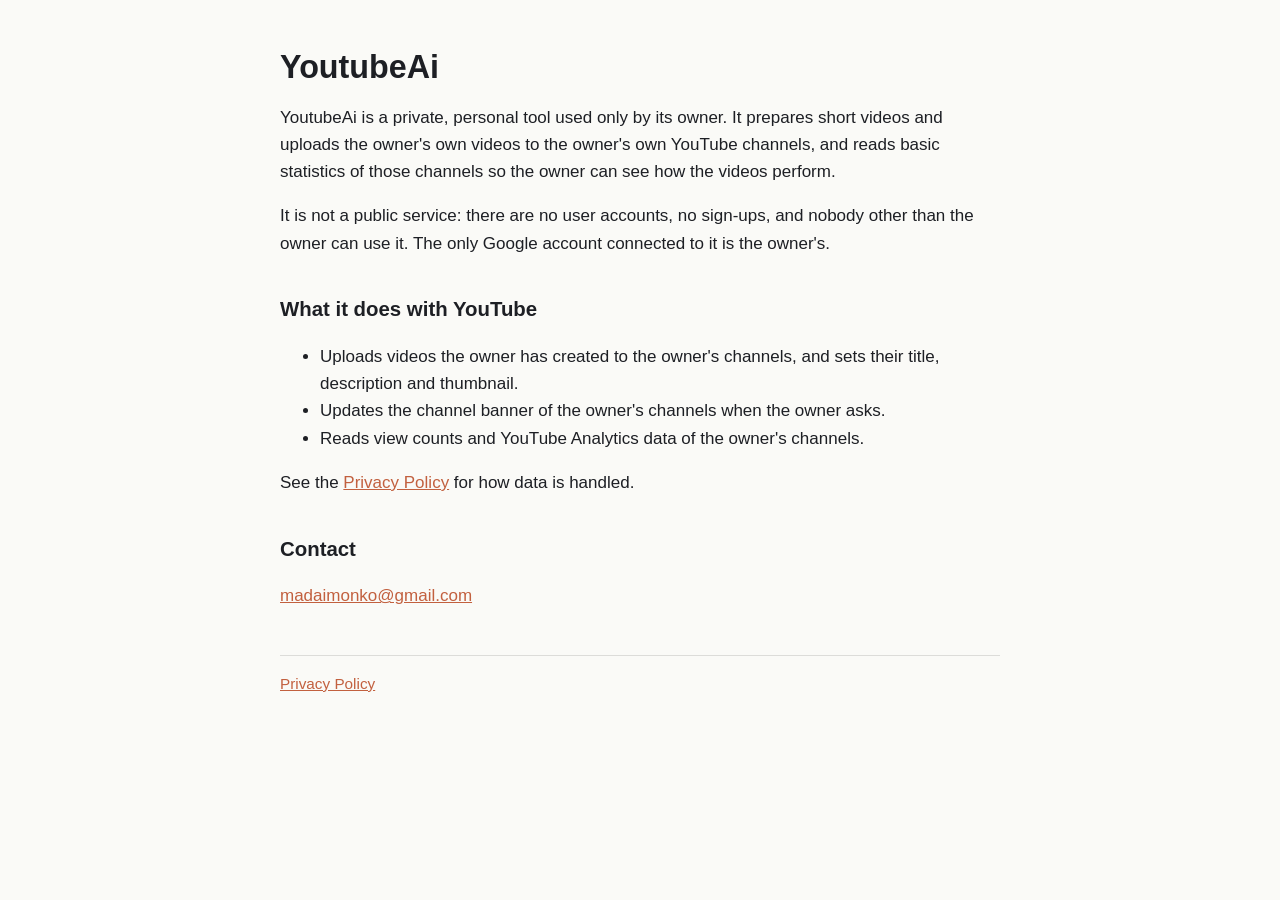
<file: index.html>
<!doctype html>
<html lang="en"><head><meta charset="utf-8"><meta name="viewport" content="width=device-width,initial-scale=1">
<title>YoutubeAi</title><link rel="stylesheet" href="style.css"></head>
<body><main>
<h1>YoutubeAi</h1>
<p>YoutubeAi is a private, personal tool used only by its owner. It prepares short videos and uploads the owner's own
videos to the owner's own YouTube channels, and reads basic statistics of those channels so the owner can see how the
videos perform.</p>
<p>It is not a public service: there are no user accounts, no sign-ups, and nobody other than the owner can use it.
The only Google account connected to it is the owner's.</p>
<h2>What it does with YouTube</h2>
<ul>
<li>Uploads videos the owner has created to the owner's channels, and sets their title, description and thumbnail.</li>
<li>Updates the channel banner of the owner's channels when the owner asks.</li>
<li>Reads view counts and YouTube Analytics data of the owner's channels.</li>
</ul>
<p>See the <a href="privacy.html">Privacy Policy</a> for how data is handled.</p>
<h2>Contact</h2>
<p><a href="mailto:madaimonko@gmail.com">madaimonko@gmail.com</a></p>
<footer><a href="privacy.html">Privacy Policy</a></footer>
</main></body></html>
</file>
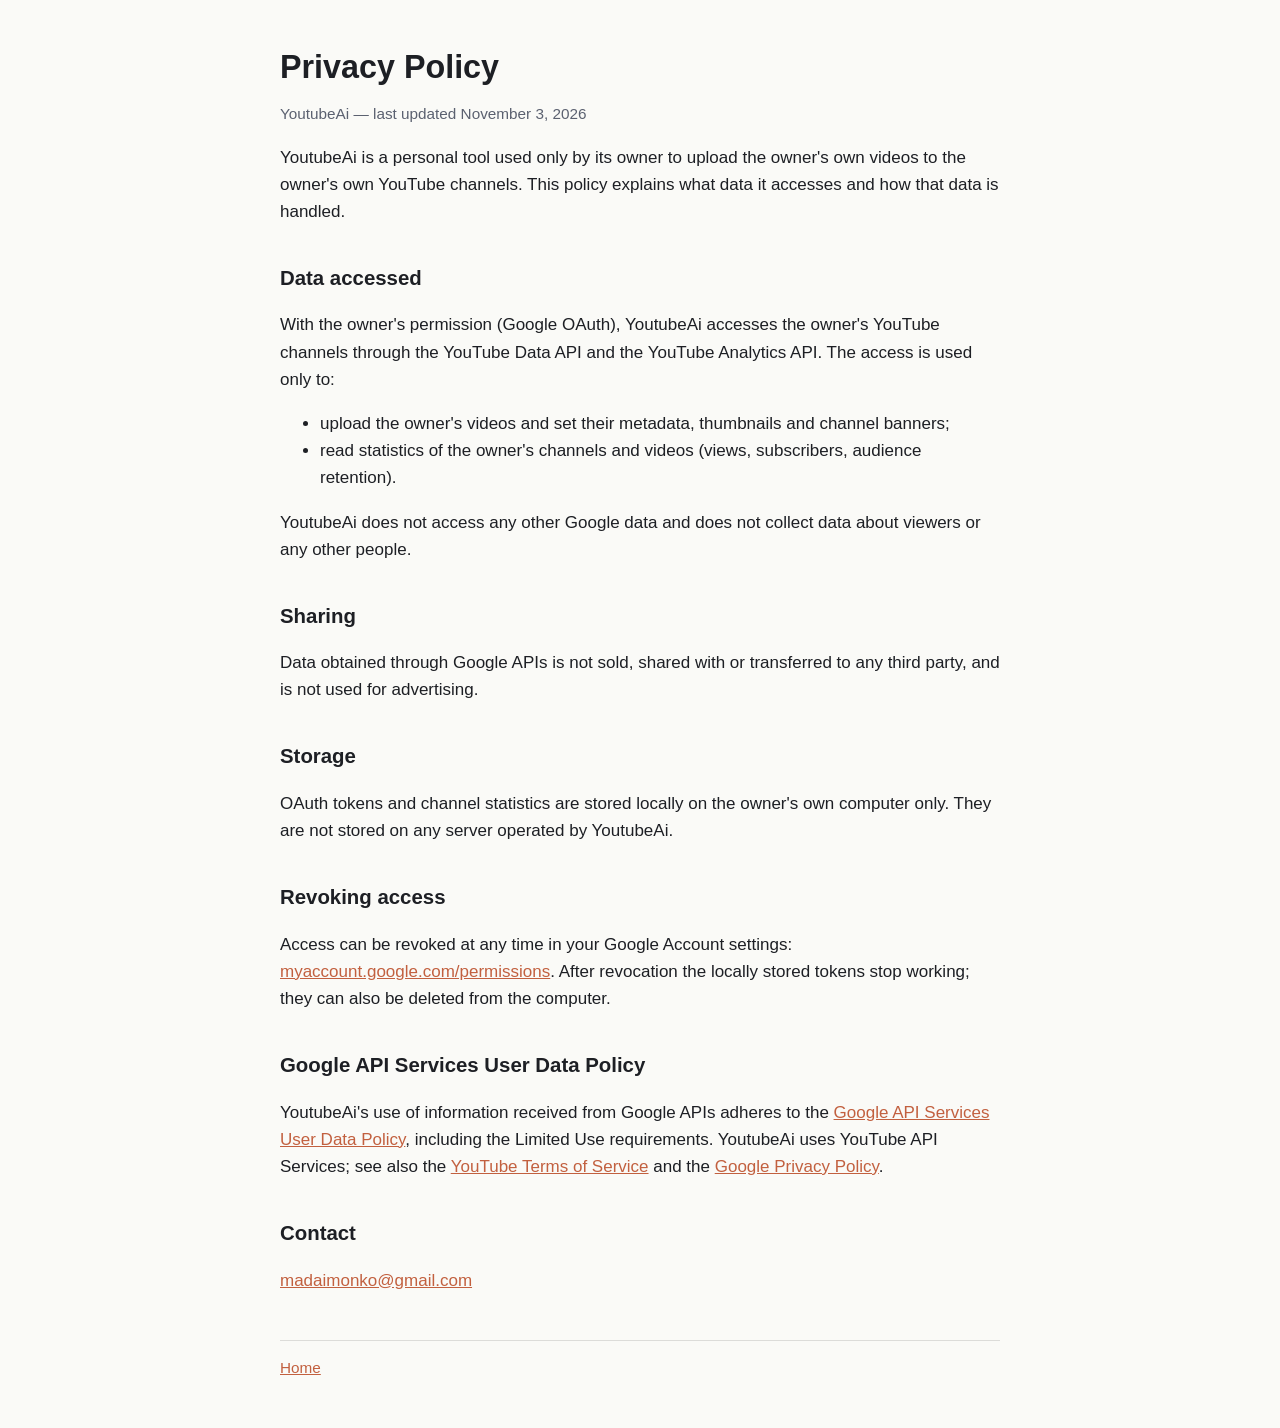
<file: privacy.html>
<!doctype html>
<html lang="en"><head><meta charset="utf-8"><meta name="viewport" content="width=device-width,initial-scale=1">
<title>Privacy Policy</title><link rel="stylesheet" href="style.css"></head>
<body><main>
<h1>Privacy Policy</h1>
<p class="muted">YoutubeAi — last updated November 3, 2026</p>
<p>YoutubeAi is a personal tool used only by its owner to upload the owner's own videos to the owner's own YouTube
channels. This policy explains what data it accesses and how that data is handled.</p>
<h2>Data accessed</h2>
<p>With the owner's permission (Google OAuth), YoutubeAi accesses the owner's YouTube channels through the YouTube Data
API and the YouTube Analytics API. The access is used only to:</p>
<ul>
<li>upload the owner's videos and set their metadata, thumbnails and channel banners;</li>
<li>read statistics of the owner's channels and videos (views, subscribers, audience retention).</li>
</ul>
<p>YoutubeAi does not access any other Google data and does not collect data about viewers or any other people.</p>
<h2>Sharing</h2>
<p>Data obtained through Google APIs is not sold, shared with or transferred to any third party, and is not used for
advertising.</p>
<h2>Storage</h2>
<p>OAuth tokens and channel statistics are stored locally on the owner's own computer only. They are not stored on any
server operated by YoutubeAi.</p>
<h2>Revoking access</h2>
<p>Access can be revoked at any time in your Google Account settings: <a href="https://myaccount.google.com/permissions">
myaccount.google.com/permissions</a>. After revocation the locally stored tokens stop working; they can also be deleted
from the computer.</p>
<h2>Google API Services User Data Policy</h2>
<p>YoutubeAi's use of information received from Google APIs adheres to the
<a href="https://developers.google.com/terms/api-services-user-data-policy">Google API Services User Data Policy</a>,
including the Limited Use requirements. YoutubeAi uses YouTube API Services; see also the
<a href="https://www.youtube.com/t/terms">YouTube Terms of Service</a> and the
<a href="https://policies.google.com/privacy">Google Privacy Policy</a>.</p>
<h2>Contact</h2>
<p><a href="mailto:madaimonko@gmail.com">madaimonko@gmail.com</a></p>
<footer><a href="index.html">Home</a></footer>
</main></body></html>
</file>
<file: style.css>
:root{--bg:#fafaf7;--fg:#1d1f24;--muted:#5b6170;--accent:#c2603f}
@media (prefers-color-scheme:dark){:root{--bg:#15171b;--fg:#e8e9ec;--muted:#a3a8b4;--accent:#e08a6a}}
body{margin:0;background:var(--bg);color:var(--fg);font:17px/1.6 -apple-system,BlinkMacSystemFont,"Segoe UI",Roboto,sans-serif}
main{max-width:720px;margin:0 auto;padding:48px 16px}
h1{font-size:1.9em;line-height:1.2;margin:0 0 .4em}h2{font-size:1.2em;margin-top:1.8em}
a{color:var(--accent)}p.muted,footer{color:var(--muted);font-size:.9em}
footer{margin-top:3em;border-top:1px solid rgba(127,127,127,.25);padding-top:1em}
</file>
